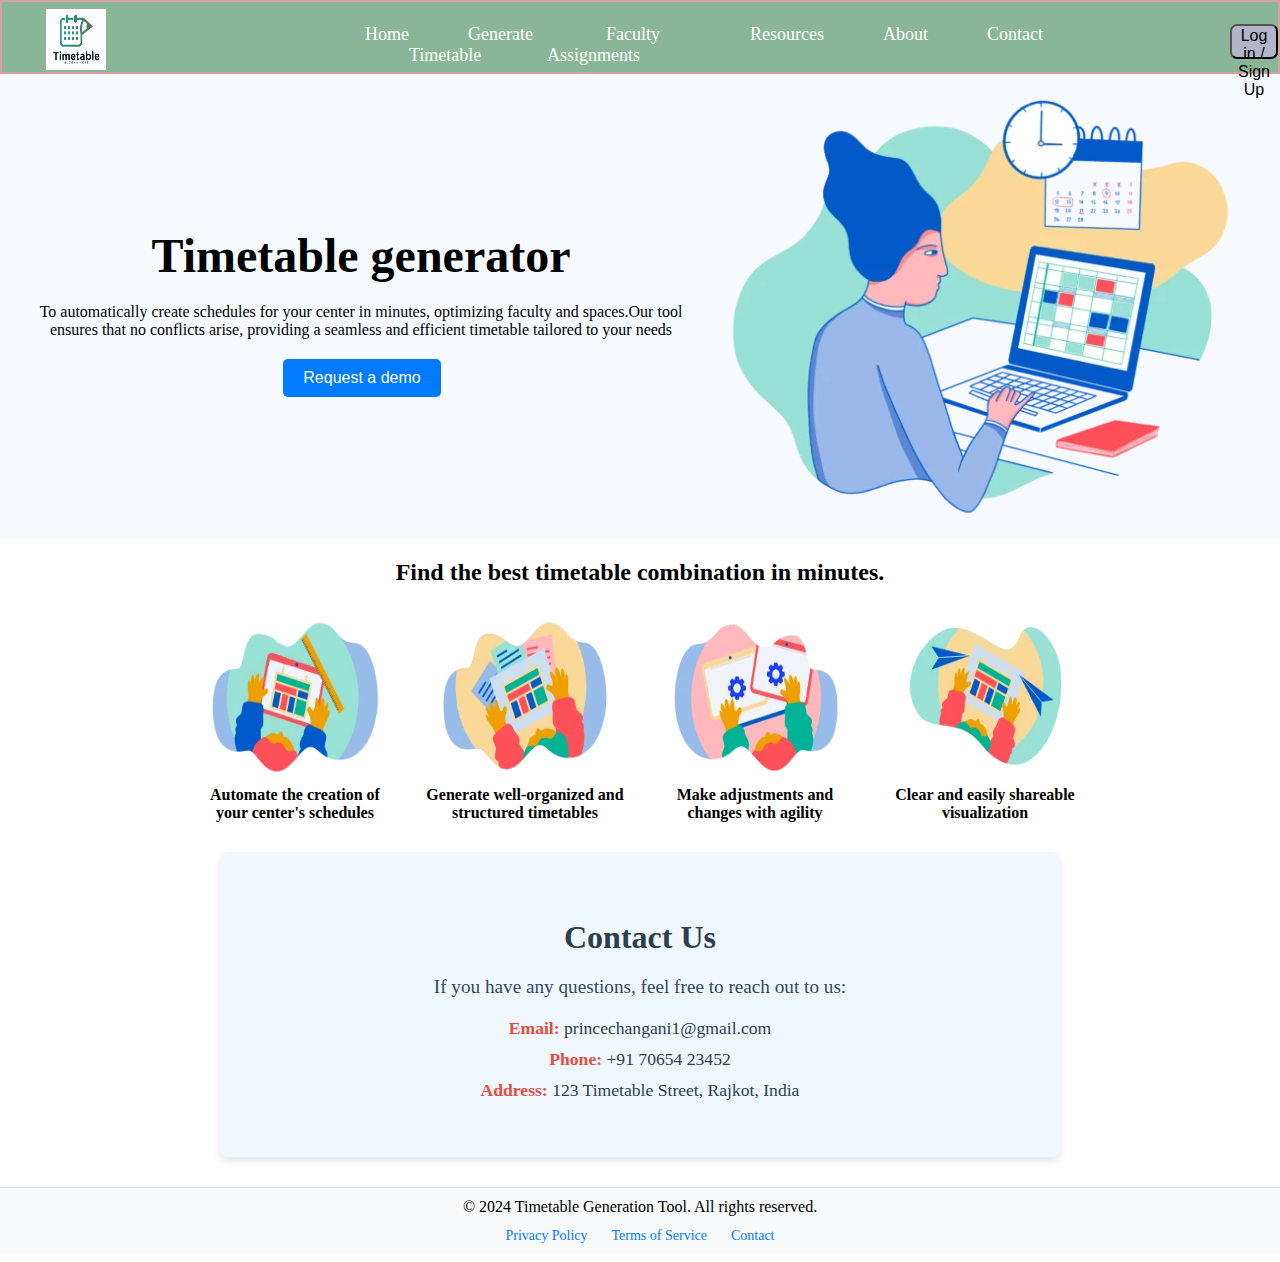
<file: index.html>
<!DOCTYPE html>
<html lang="en">

<head>
    <meta charset="UTF-8">
    <meta name="viewport" content="width=device-width, initial-scale=1.0">
    <title>Timetable Generation Tool</title>
    <link rel="stylesheet" href="index.css">
</head>

<body>
    <!-- Header -->
    <div class="header">
        <div class="logo"><img src="logo.png"></div>
        <div class="container">
            <div class="item"><a href="#Home">Home </a></div>
            <div class="item"><a href="#Generate Timetable">Generate Timetable </a></div>
            <div class="item"><a href="#Faculty Assignments">Faculty Assignments </a></div>
            <div class="item"><a href="#Resources">Resources</a></div>
            <div class="item"><a href="about.html">About</a></div>
            <div class="item"><a href="#Contact">Contact</a></div>
            <div>
                <a href="login.html"><button type="button" id="logbtn">Log in / Sign Up</button></a>
            </div>
        </div>
    </div>


    <div class="middle">
        <div class="section-1">
            <h1>Timetable generator</h1>
            To automatically create schedules for your center in minutes, optimizing faculty and spaces.Our tool ensures
            that no conflicts arise, providing a seamless and efficient timetable tailored to your needs
            <div>
                <button class="demo">Request a demo</button>
            </div>
        </div>
        <div>
            <img src="middle.webp" alt="">
        </div>
    </div>

    <div class="section-2">
        <h2>Find the best timetable combination in minutes.</h2>
        <div class="images">
            <div class="image image1">
                <img src="image1.webp" alt="Automate schedules">
                <div class="text">Automate the creation of your center's schedules</div>
            </div>
            <div class="image image2">
                <img src="image2.webp" alt="Organized timetables">
                <div class="text">Generate well-organized and structured timetables</div>
            </div>
            <div class="image image3">
                <img src="image-3.webp" alt="Make adjustments">
                <div class="text">Make adjustments and changes with agility</div>
            </div>
            <div class="image image4">
                <img src="image-4.webp" alt="Shareable visualization">
                <div class="text">Clear and easily shareable visualization</div>
            </div>
        </div>
    </div>
    <section class="section" id="contact-us">
        <div class="contact-container">
            <h2>Contact Us</h2>
            <p>If you have any questions, feel free to reach out to us:</p>
            <ul class="contact-info">
                <li><strong>Email:</strong> princechangani1@gmail.com</li>
                <li><strong>Phone:</strong> +91 70654 23452</li>
                <li><strong>Address:</strong> 123 Timetable Street, Rajkot, India</li>
            </ul>
        </div>
    </section>
    

    <footer class="footer">
        <center>&copy; 2024 Timetable Generation Tool. All rights reserved.</center>
        <nav class="footer-nav">
            <a href="#">Privacy Policy</a>
            <a href="#">Terms of Service</a>
            <a href="#">Contact</a>
        </nav>
    </footer>
</body>

</html>
</file>
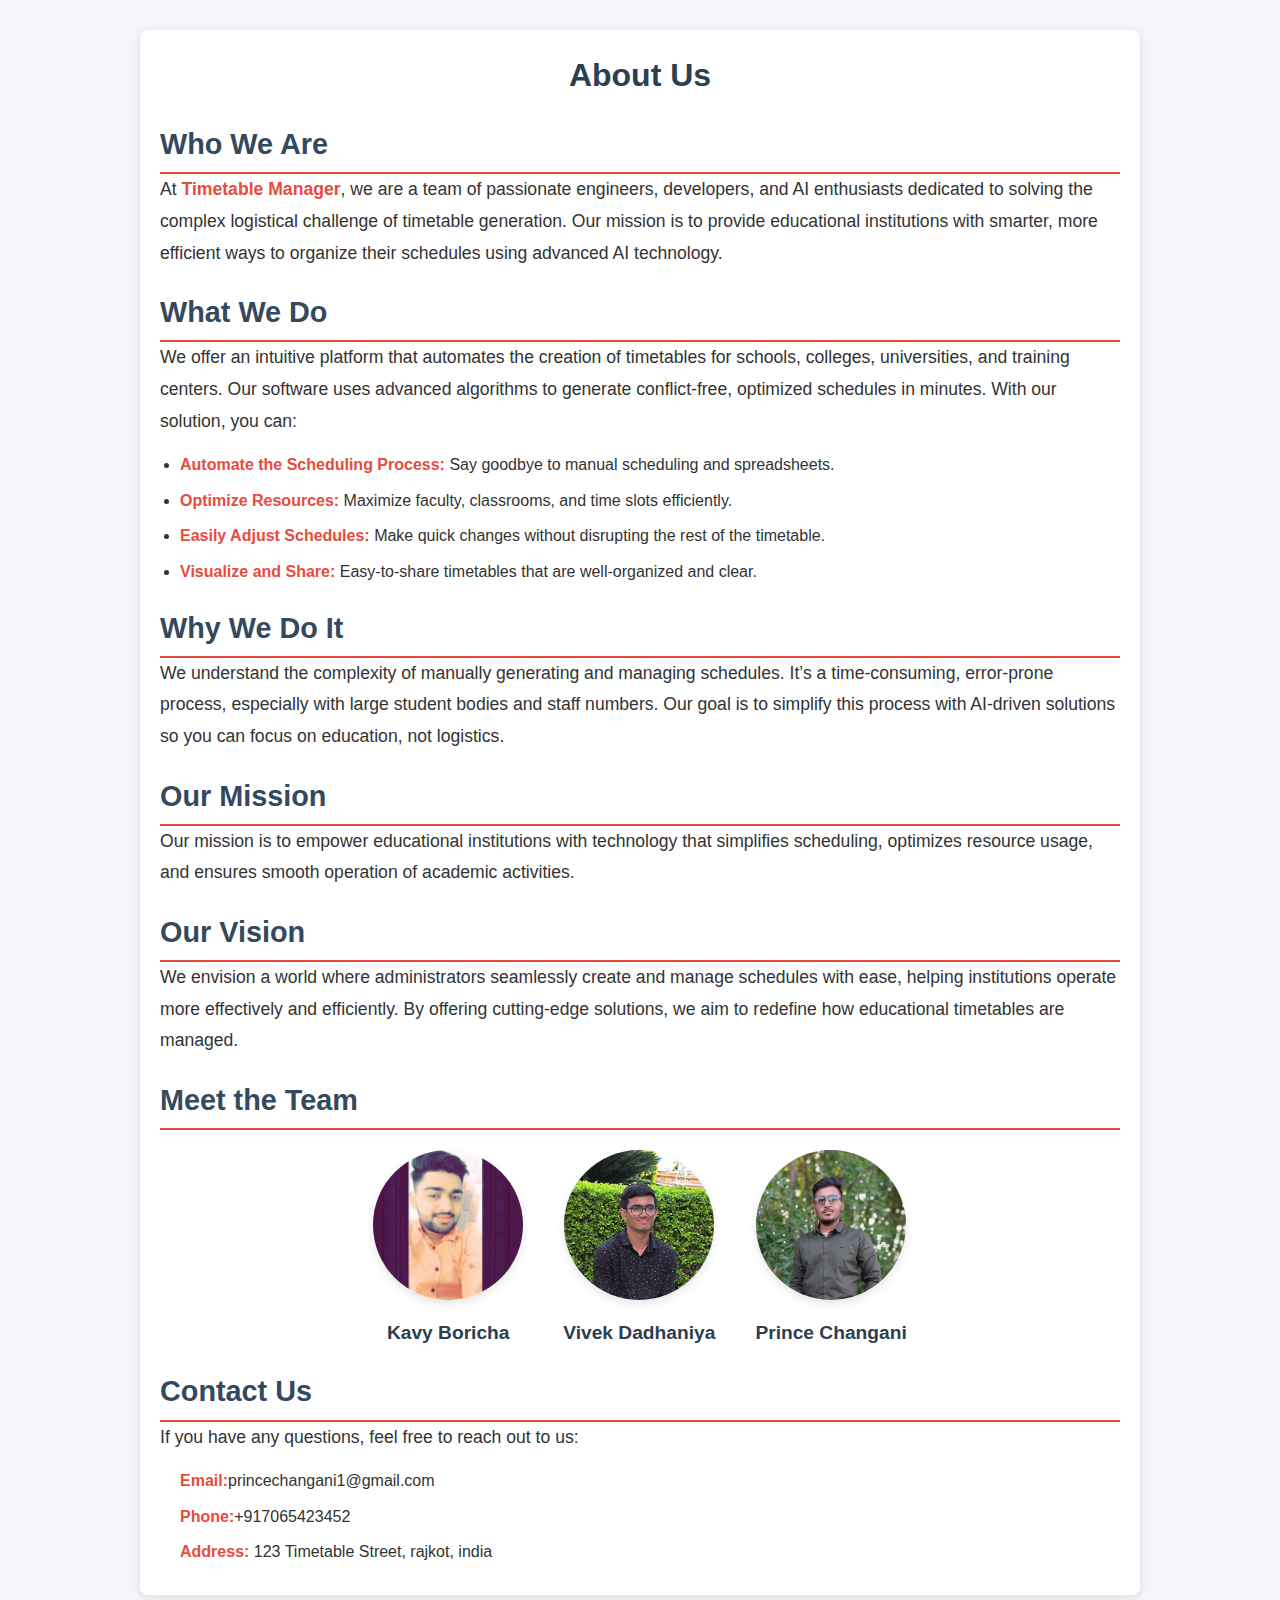
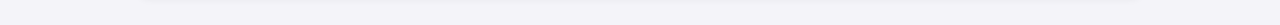
<file: about.html>
<!DOCTYPE html>
<html lang="en">
<head>
    <meta charset="UTF-8">
    <meta name="viewport" content="width=device-width, initial-scale=1.0">
    <title>About Us - Timetable Generator</title>
    <link rel="stylesheet" href="about.css">

</head>
<body>
    <div class="about-container">
        <h1>About Us</h1>

        <section class="section" id="who-we-are">
            <h2>Who We Are</h2>
            <p>At <strong>Timetable Manager</strong>, we are a team of passionate engineers, developers, and AI enthusiasts dedicated to solving the complex logistical challenge of timetable generation. Our mission is to provide educational institutions with smarter, more efficient ways to organize their schedules using advanced AI technology.</p>
        </section>

        <section class="section" id="what-we-do">
            <h2>What We Do</h2>
            <p>We offer an intuitive platform that automates the creation of timetables for schools, colleges, universities, and training centers. Our software uses advanced algorithms to generate conflict-free, optimized schedules in minutes. With our solution, you can:</p>
            <ul>
                <li><strong>Automate the Scheduling Process:</strong> Say goodbye to manual scheduling and spreadsheets.</li>
                <li><strong>Optimize Resources:</strong> Maximize faculty, classrooms, and time slots efficiently.</li>
                <li><strong>Easily Adjust Schedules:</strong> Make quick changes without disrupting the rest of the timetable.</li>
                <li><strong>Visualize and Share:</strong> Easy-to-share timetables that are well-organized and clear.</li>
            </ul>
        </section>

        <section class="section" id="why-we-do-it">
            <h2>Why We Do It</h2>
            <p>We understand the complexity of manually generating and managing schedules. It’s a time-consuming, error-prone process, especially with large student bodies and staff numbers. Our goal is to simplify this process with AI-driven solutions so you can focus on education, not logistics.</p>
        </section>

        <section class="section" id="our-mission">
            <h2>Our Mission</h2>
            <p>Our mission is to empower educational institutions with technology that simplifies scheduling, optimizes resource usage, and ensures smooth operation of academic activities.</p>
        </section>

        <section class="section" id="our-vision">
            <h2>Our Vision</h2>
            <p>We envision a world where administrators seamlessly create and manage schedules with ease, helping institutions operate more effectively and efficiently. By offering cutting-edge solutions, we aim to redefine how educational timetables are managed.</p>
        </section>

        <section class="section" id="meet-the-team">
            <h2>Meet the Team</h2>
            <div class="team-container">
                <div class="team-member">
                    <img src="kavy.jpg" alt="Kavy Boricha">
                    <h3>Kavy Boricha</h3>
                </div>
                <div class="team-member">
                    <img src="vivek.jpg" alt="Vivek Dadhaniya">
                    <h3>Vivek Dadhaniya</h3>
                </div>
                <div class="team-member">
                    <img src="prince.jpg" alt="Prince Changani">
                    <h3>Prince Changani</h3>
                </div>
            </div>
        </section>
        

        <section class="section" id="contact-us">
            <h2>Contact Us</h2>
            <p>If you have any questions, feel free to reach out to us:</p>
            <ul class="contact-info">
                <li><strong>Email:</strong>princechangani1@gmail.com</li>
                <li><strong>Phone:</strong>+917065423452</li>
                <li><strong>Address:</strong> 123 Timetable Street, rajkot, india</li>
            </ul>
        </section>
    </div>
</body>
</html>
</file>
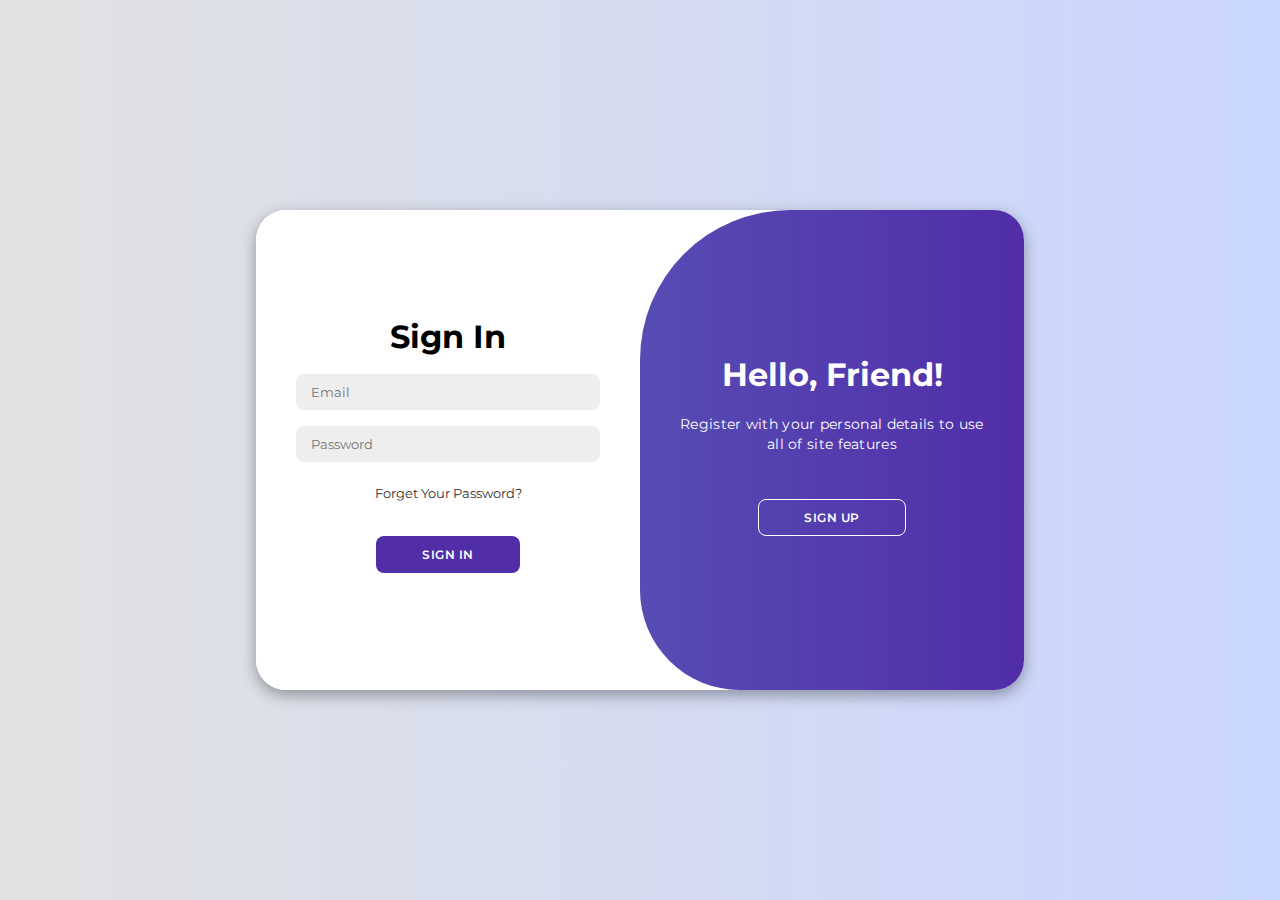
<file: login.html>
<!DOCTYPE html>
<html lang="en">

<head>
    <meta charset="UTF-8">
    <meta name="viewport" content="width=device-width, initial-scale=1.0">
    <link rel="stylesheet" href="https://cdnjs.cloudflare.com/ajax/libs/font-awesome/6.4.2/css/all.min.css">
    <link rel="stylesheet" href="login.css">
    <title>Login Page</title>
</head>

<body>

    <div class="container" id="container">
        <div class="form-container sign-up">
            <form>
                <h1>Create Account</h1>
                <input type="text" placeholder="Name">
                <input type="email" placeholder="Email">
                <input type="password" placeholder="Password">
                <button>Sign Up</button>
            </form>
        </div>
        <div class="form-container sign-in">
            <form>
                <h1>Sign In</h1>
                <input type="email" placeholder="Email">
                <input type="password" placeholder="Password">
                <a href="#">Forget Your Password?</a>
                <a href="index.html"><button>Sign In</button></a>
            </form>
        </div>
        <div class="toggle-container">
            <div class="toggle">
                <div class="toggle-panel toggle-left">
                    <h1>Welcome Back!</h1>
                    <p>Enter your personal details to use all of site features</p>
                    <button class="hidden" id="login">Sign In</button>
                </div>
                <div class="toggle-panel toggle-right">
                    <h1>Hello, Friend!</h1>
                    <p>Register with your personal details to use all of site features</p>
                    <a href="index.html"><button class="hidden" id="register">Sign Up</button></a>
                </div>
            </div>
        </div>
    </div>

    <script src="login.js"></script>
</body>

</html>
</file>
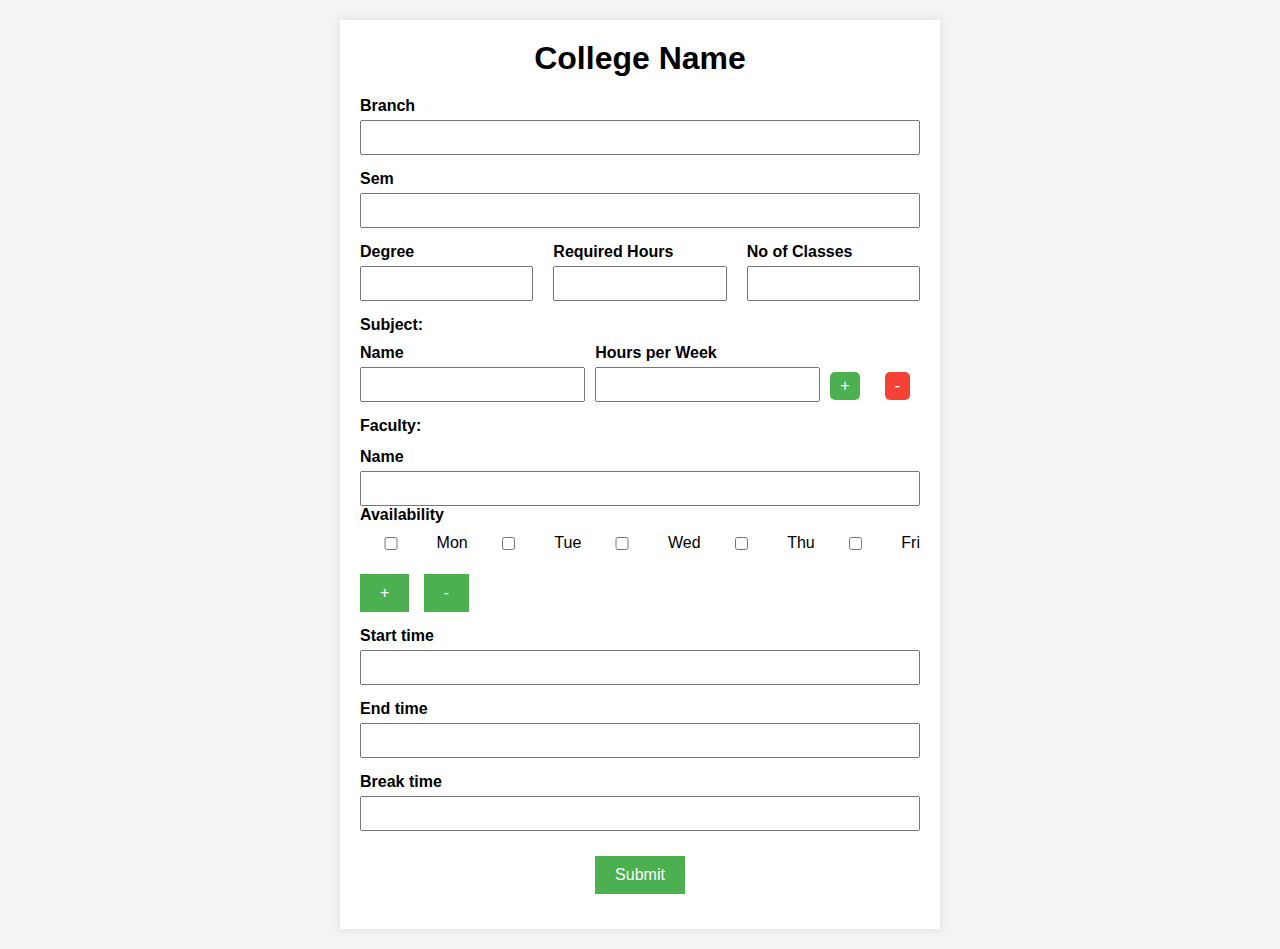
<file: tt.html>
<!DOCTYPE html>
<html lang="en">

<head>
    <meta charset="UTF-8">
    <meta name="viewport" content="width=device-width, initial-scale=1.0">
    <title>College Timetable Form</title>
    <link rel="stylesheet" href="style.css">
</head>

<body>
    <div class="container">
        <h1>College Name</h1>
        <form>
            <div class="form-group">
                <label for="branch">Branch</label>
                <input type="text" id="branch" name="branch" required>
            </div>
            <div class="form-group">
                <label for="sem">Sem</label>
                <input type="text" id="sem" name="sem" required>
            </div>
            <div class="form-group">
                <div class="degree">
                    <div class="d1">
                        <label for="degree">Degree</label>
                        <input type="text" id="degree" name="degree" required>
                    </div>
                    <div class="d2">
                        <label for="requiredHours">Required Hours</label>
                        <input type="text" id="requiredHours" name="requiredHours" required>
                    </div>
                    <div>
                        <label for="noOfClasses">No of Classes</label>
                        <input type="text" id="noOfClasses" name="noOfClasses" required>
                    </div>
                </div>
            </div>

            <div class="form-group">
                <label>Subject:</label>
                <div id="subject-section" class="sub">
                    <div class="sub-row">
                        <div>
                            <label for="subjectName">Name</label>
                            <input type="text" class="subject-name" name="subjectName" required>
                        </div>
                        <div>
                            <label for="hoursPerWeek">Hours per Week</label>
                            <input type="text" class="hours-per-week" name="hoursPerWeek" required>
                        </div>
                        <button type="button" id="add-subject-btn">+</button>
                        <button type="button" id="remove-btn">-</button>
                    </div>
                </div>
            </div>

            <div class="form-group" id="faculty">
                <label>Faculty:</label>
                <div id="faculty-section" class="faculty">
                    <div class="faculty-row">
                        <div>
                            <label for="facultyName">Name</label>
                            <input type="text" class="faculty-name" name="facultyName" required>
                        </div>
                        <div>
                            <label>Availability</label>
                            <div class="availability">
                                <input type="checkbox" name="availability" value="Mon"> Mon
                                <input type="checkbox" name="availability" value="Tue"> Tue
                                <input type="checkbox" name="availability" value="Wed"> Wed
                                <input type="checkbox" name="availability" value="Thu"> Thu
                                <input type="checkbox" name="availability" value="Fri"> Fri
                            </div>
                        </div>
                        <button type="button" id="add-faculty-btn">+</button>
                        <button type="button" id="remove-faculty-btn">-</button>
                    </div>
                </div>
            </div>

            <!-- Corrected Form Group for Start Time, End Time, and Break Time -->
            <div class="form-group">
                <label for="startTime">Start time</label>
                <input type="text" id="startTime" name="startTime" required>
            </div>
            <div class="form-group">
                <label for="endTime">End time</label>
                <input type="text" id="endTime" name="endTime" required>
            </div>
            <div class="form-group">
                <label for="breakTime">Break time</label>
                <input type="text" id="breakTime" name="breakTime" required>
            </div>

            <div class="form-group">
                <center><button type="submit">Submit</button></center>
            </div>
        </form>
    </div>

    <script src="script.js"></script>
</body>
</html>
</file>
<file: index.css>
body{
    margin-left: 0;
    margin-right: 0;
    margin-top: 0;
    font-family: 'popins';
}

.header{
    background-color: #8ab698;
    display: flex;
    height: 70px;
    border: 2px solid #d6a1a1;
}

.logo img{
    width: 60px;
    height: 61px;
    margin: 7px 0px 0px 44px;
}

.container{
    display: flex;
    margin-top: 22px;
    margin-left: 200px;
}

.item a{
    text-decoration: none;
    color: white;
    margin-left: 59px;
    font-size: large;
}
#logbtn{
    margin-left: 187px;
    font-size: medium;
    border-radius: 7px;
    height: 35px;
    background-color: #b3b3ca;
    cursor: pointer;
}
.item a:hover{
    color: rgb(216, 36, 36);
    background-color: white;
    font-size:larger ;
    border: 2px solid rgb(161, 101, 101);
    border-radius: 7px;
    margin-top: 30px;

}

/* // middle */
/* Assuming this is your existing CSS file (index.css) */

/* Style for the middle section */
.middle {
    display: flex;
    align-items: center;
    justify-content: center;
    text-align: center; /* Center text */
    padding: 20px; /* Add padding if needed */
    background-color: #f6faff;
}

.section-1 {
    margin-bottom: 20px; /* Add margin below the text section */
}
.section-1 h1 {
    font-size: 3rem; /* Adjust size as needed */
    font-weight: bold; /* Optional: Makes the text bold */
    color: black; /* Optional: Changes color */
    margin-bottom: 20px; /* Optional: Adds space below the heading */
}
.demo {
    margin-top: 20px;
    padding: 7px 13px;
    background-color: #007BFF;
    color: white;
    border: none;
    border-radius: 5px;
    cursor: pointer;
    font-size: 16px;
    margin-left: 2px;
}

.demo:hover {
    background-color: #0056b3; /* Darker background on hover */
}

/* // section-2  */
/* Assuming this is your existing CSS file (index.css) */

/* Style for the middle section */
.middle {
    display: flex;
    align-items: center;
    justify-content: center;
    text-align: center; /* Center text */
    padding: 20px; /* Add padding if needed */
}

.section-1 {
    margin-bottom: 20px; /* Add margin below the text section */
}

.demo {
    margin-top: 20px; /* Add margin above the button */
    padding: 10px 20px; /* Add padding for a better button appearance */
    background-color: #007BFF; /* Set background color */
    color: white; /* Set text color */
    border: none; /* Remove border */
    border-radius: 5px; /* Round corners */
    cursor: pointer; /* Change cursor to pointer */
    font-size: 16px; /* Set font size */
}

.demo:hover {
    background-color: #0056b3; /* Darker background on hover */
}
.section-2 {
    margin-top: 20px;
    text-align: center;
}

.section-2 h2 {
    font-size: 24px;
    font-weight: bold;
    margin-bottom: 30px;
}

.images {
    display: flex;
    justify-content: center;
    gap: 30px;
    margin-top: 30px;
}

.image {
    display: flex;
    flex-direction: column;
    align-items: center;
    max-width: 200px;
}

.image img {
    width: 182px;
    height: 160px;
}

.text {
    font-size: 16px;
    font-weight: 600;
    text-align: center;
    margin-top: 10px;
}

/* Responsive adjustments */
@media (max-width: 768px) {
    .images {
        flex-direction: column;
        align-items: center;
        gap: 20px;
    }
}


/* contact us  */
/* Contact Us Section */
#contact-us {
    background-color: #f0f8ff; /* Light background color */
    padding: 40px 20px; /* Add padding for spacing */
    border-radius: 8px; /* Rounded corners */
    box-shadow: 0 4px 8px rgba(0, 0, 0, 0.1); /* Subtle shadow for depth */
    max-width: 800px; /* Maximum width for better readability */
    margin: 30px auto; /* Center and add margin */
    text-align: center; /* Center align text */
}

#contact-us h2 {
    font-size: 2em; /* Larger font size */
    color: #2c3e50; /* Darker color for the heading */
    margin-bottom: 20px; /* Margin below the heading */
}

#contact-us p {
    font-size: 1.2em; /* Slightly larger font size */
    color: #34495e; /* Darker text color */
    margin-bottom: 20px; /* Margin below the paragraph */
}

#contact-us .contact-info {
    list-style-type: none; /* Remove default list styling */
    padding: 0; /* Remove default padding */
}

#contact-us .contact-info li {
    font-size: 1.1em; /* Font size for list items */
    color: #2c3e50; /* Dark text color */
    margin-bottom: 10px; /* Space between list items */
}

#contact-us .contact-info li strong {
    color: #e74c3c; /* Highlight labels with a distinct color */
}
































/* General footer styling */
.footer {
    background-color: #f8f9fa;
    border-top: 1px solid #e1e1e1;
    text-align: center;
    height: auto;
    padding: 10px 0; /* Ensure some padding for better spacing */
    margin-top: 5px; /* This ensures the footer is pushed to the bottom */
    margin-bottom: 0px;
}

.footer .container {
    max-width: 1200px;
    margin: 0 auto;
    padding: 0 15px;
}

.footer p {
    margin: 0;
    font-size: 14px;
    color: #6c757d;
}

.footer-nav {
    margin-top: 10px;
}

.footer-nav a {
    color: #007bff;
    text-decoration: none;
    margin: 0 10px;
    font-size: 14px;
}

.footer-nav a:hover {
    text-decoration: underline;
    color: #0056b3;
}
</file>
<file: about.css>
* {
    box-sizing: border-box;
    margin: 0;
    padding: 0;
}

body {
    font-family: 'Arial', sans-serif;
    background-color: #f4f4f9;
    color: #333;
    line-height: 1.6;
}

.about-container {
    max-width: 1000px;
    margin: 30px auto;
    padding: 20px;
    background-color: #fff;
    border-radius: 8px;
    box-shadow: 0 2px 10px rgba(0, 0, 0, 0.1);
}

h1 {
    text-align: center;
    margin-bottom: 20px;
    color: #2c3e50;
}

h2 {
    margin-top: 20px;
    font-size: 1.8em;
    color: #34495e;
    border-bottom: 2px solid #e74c3c;
    padding-bottom: 5px;
}

.section {
    margin-top: 20px;
}

p {
    margin-bottom: 15px;
    font-size: 1.1em;
    line-height: 1.8;
}

ul {
    list-style-type: disc;
    margin-left: 20px;
}

ul.contact-info {
    list-style-type: none;
}

ul.contact-info li {
    margin-bottom: 10px;
}

ul li {
    margin-bottom: 10px;
}

strong {
    color: #e74c3c;
}

/* Media Queries for Mobile Responsiveness */
@media (max-width: 768px) {
    .about-container {
        padding: 10px;
    }

    h1 {
        font-size: 1.8em;
    }

    h2 {
        font-size: 1.5em;
    }

    p, ul li {
        font-size: 1em;
    }
}
.team-container {
    display: flex;
    justify-content: center;
    gap: 40px;
    margin-top: 20px;
}

.team-member {
    text-align: center;
}

.team-member img {
    width: 150px;
    height: 150px;
    border-radius: 50%;
    object-fit: cover;
    box-shadow: 0 4px 8px rgba(0, 0, 0, 0.1);
    transition: transform 0.3s ease;
}

.team-member img:hover {
    transform: scale(1.7);
}

.team-member h3 {
    margin-top: 10px;
    font-size: 1.2em;
    color: #2c3e50;
}
</file>
<file: login.css>
@import url('https://fonts.googleapis.com/css2?family=Montserrat:wght@300;400;500;600;700&display=swap');

*{
    margin: 0;
    padding: 0;
    box-sizing: border-box;
    font-family: 'Montserrat', sans-serif;
}

body{
    background-color: #c9d6ff;
    background: linear-gradient(to right, #e2e2e2, #c9d6ff);
    display: flex;
    align-items: center;
    justify-content: center;
    flex-direction: column;
    height: 100vh;
}

.container{
    background-color: #fff;
    border-radius: 30px;
    box-shadow: 0 5px 15px rgba(0, 0, 0, 0.35);
    position: relative;
    overflow: hidden;
    width: 768px;
    max-width: 100%;
    min-height: 480px;
}

.container p{
    font-size: 14px;
    line-height: 20px;
    letter-spacing: 0.3px;
    margin: 20px 0;
}

.container span{
    font-size: 12px;
}

.container a{
    color: #333;
    font-size: 13px;
    text-decoration: none;
    margin: 15px 0 10px;
}

.container button{
    background-color: #512da8;
    color: #fff;
    font-size: 12px;
    padding: 10px 45px;
    border: 1px solid transparent;
    border-radius: 8px;
    font-weight: 600;
    letter-spacing: 0.5px;
    text-transform: uppercase;
    margin-top: 10px;
    cursor: pointer;
}

.container button.hidden{
    background-color: transparent;
    border-color: #fff;
}

.container form{
    background-color: #fff;
    display: flex;
    align-items: center;
    justify-content: center;
    flex-direction: column;
    padding: 0 40px;
    height: 100%;
}

.container input{
    background-color: #eee;
    border: none;
    margin: 8px 0;
    padding: 10px 15px;
    font-size: 13px;
    border-radius: 8px;
    width: 100%;
    outline: none;
}

.form-container{
    position: absolute;
    top: 0;
    height: 100%;
    transition: all 0.6s ease-in-out;
}

.form-container h1 {
    margin-bottom: 10px;
}

.sign-in{
    left: 0;
    width: 50%;
    z-index: 2;
}

.container.active .sign-in{
    transform: translateX(100%);
}

.sign-up{
    left: 0;
    width: 50%;
    opacity: 0;
    z-index: 1;
}

.container.active .sign-up{
    transform: translateX(100%);
    opacity: 1;
    z-index: 5;
    animation: move 0.6s;
}

@keyframes move{
    0%, 49.99%{
        opacity: 0;
        z-index: 1;
    }
    50%, 100%{
        opacity: 1;
        z-index: 5;
    }
}

.social-icons{
    margin: 20px 0;
}

.social-icons a{
    border: 1px solid #ccc;
    border-radius: 20%;
    display: inline-flex;
    justify-content: center;
    align-items: center;
    margin: 0 3px;
    width: 40px;
    height: 40px;
}

.toggle-container{
    position: absolute;
    top: 0;
    left: 50%;
    width: 50%;
    height: 100%;
    overflow: hidden;
    transition: all 0.6s ease-in-out;
    border-radius: 150px 0 0 100px;
    z-index: 1000;
}

.container.active .toggle-container{
    transform: translateX(-100%);
    border-radius: 0 150px 100px 0;
}

.toggle{
    background-color: #512da8;
    height: 100%;
    background: linear-gradient(to right, #5c6bc0, #512da8);
    color: #fff;
    position: relative;
    left: -100%;
    height: 100%;
    width: 200%;
    transform: translateX(0);
    transition: all 0.6s ease-in-out;
}

.container.active .toggle{
    transform: translateX(50%);
}

.toggle-panel{
    position: absolute;
    width: 50%;
    height: 100%;
    display: flex;
    align-items: center;
    justify-content: center;
    flex-direction: column;
    padding: 0 30px;
    text-align: center;
    top: 0;
    transform: translateX(0);
    transition: all 0.6s ease-in-out;
}

.toggle-left{
    transform: translateX(-200%);
}

.container.active .toggle-left{
    transform: translateX(0);
}

.toggle-right{
    right: 0;
    transform: translateX(0);
}

.container.active .toggle-right{
    transform: translateX(200%);
}
</file>
<file: style.css>
* {
    margin: 0;
    padding: 0;
    box-sizing: border-box;
    font-family: 'Poppins', sans-serif;
}

body {
    font-family: Arial, sans-serif;
    background-color: #f4f4f4;
    margin: 0;
    padding: 20px;
}

.container {
    max-width: 600px;
    height: auto;
    margin: auto;
    padding: 20px;
    background-color: #fff;
    box-shadow: 0 0 10px rgba(0, 0, 0, 0.1);
}

h1 {
    text-align: center;
    margin-bottom: 20px;
}

.form-group {
    margin-bottom: 15px;
    height: auto;
}

.form-group label {
    display: block;
    margin-bottom: 5px;
    font-weight: bold;
}

.form-group input {
    width: 100%;
    padding: 8px;
    box-sizing: border-box;
}

.form-group button {
    background-color: #4CAF50;
    color: white;
    border: none;
    padding: 10px 20px;
    font-size: 16px;
    cursor: pointer;
    margin-top: 10px;
}

.form-group button:hover {
    background-color: #45a049;
}

.sub {
    margin-top: 10px;
}

.sub-row {
    display: flex;
    align-items: center;
    margin-bottom: 10px;
}

.sub-row div {
    flex: 1;
    margin-right: 10px;
}
.form-group .degree{
    display: flex;
}
.form-group .degree .d1{
    margin-right: 20px;
}

.form-group .degree .d2{
    margin-right: 20px;
}
.form-group .faculty{
    margin-top: 13px;
}
#remove-btn {
    background-color: #f44336;
    color: white;
    border: none;
    padding: 10px;
    cursor: pointer;
    margin-top: 26px;
    border-radius: 5px;
    margin-left: 15px;
    padding-top: 5px;
    padding-bottom: 5px;
}

#remove-btn:hover {
    background-color: #d32f2f;
}

#add-subject-btn {
    background-color: #4CAF50;
    color: white;
    border: none;
    padding: 10px;
    cursor: pointer;
    margin-top: 26px;
    border-radius: 5px;
    padding-top: 5px;
    padding-bottom: 5px;
    
}

#add-subject-btn:hover {
    background-color: #45a049;
}

/* Add spacing between the + and - buttons in subject and faculty sections */
.sub-row button, .faculty-row button {
    margin-right: 10px; /* Adds space between the buttons */
    margin-top: 22px;
}

/* You can also adjust the display or padding for a nicer look */
button {
    padding: 5px 10px;
    display: inline-block;
}
.availability {
    display: flex;
    gap: 10px; /* Adds spacing between the checkboxes */
    align-items: center;
    margin-top: 10px;
}

.availability input {
    margin-right: 5px;
}
</file>
